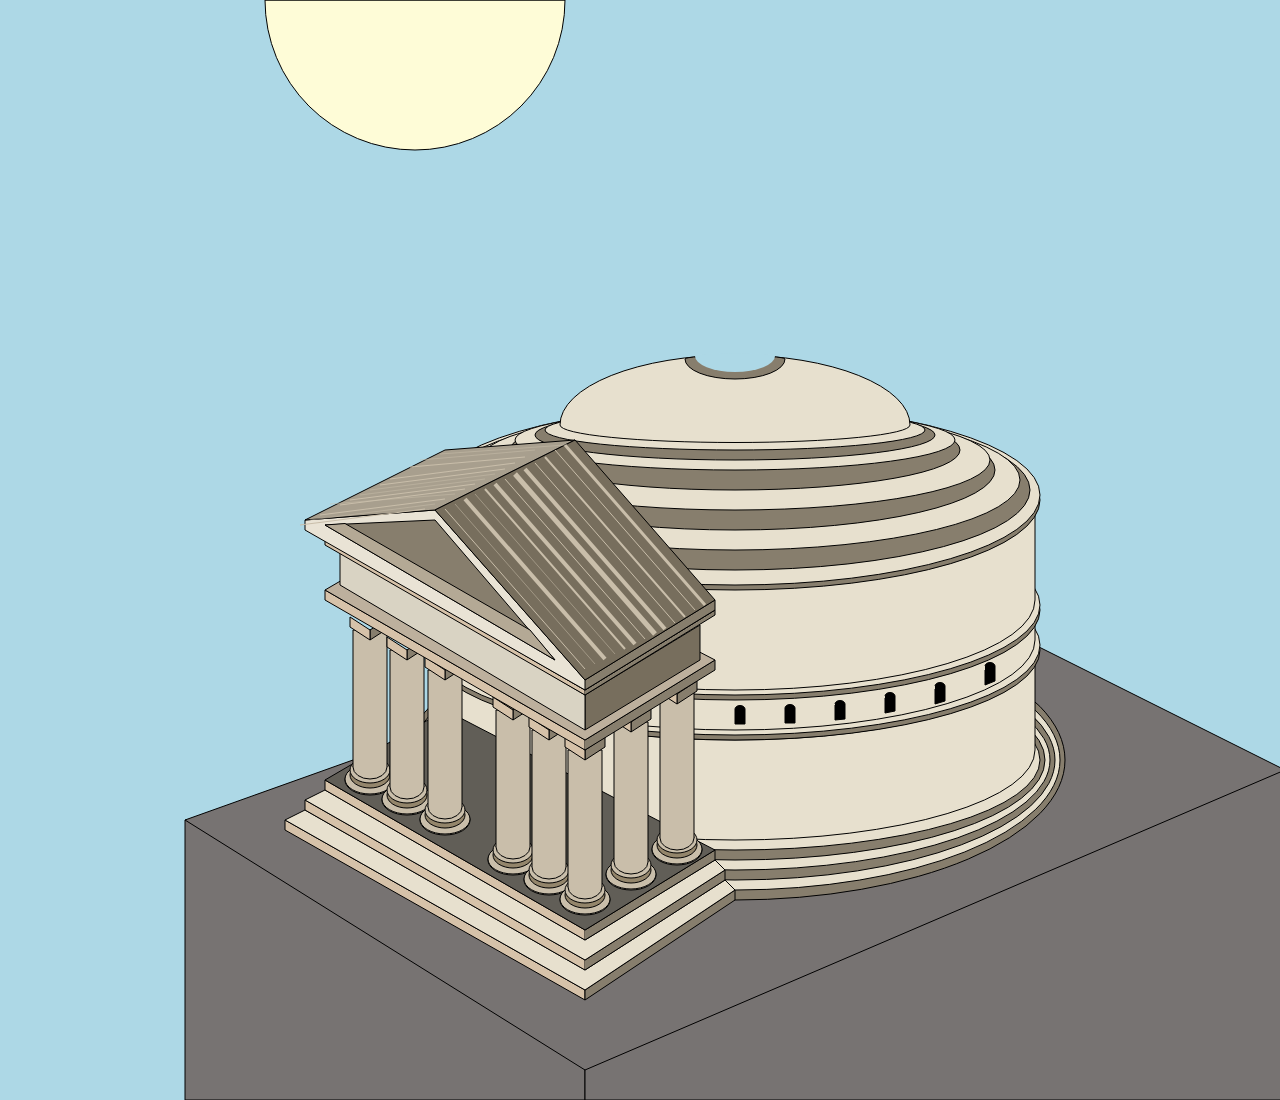
<file: index.html>
<!DOCTYPE html>
<html lang="en">

<head>
    <meta charset="UTF-8">
    <meta name="viewport" content="width=device-width, initial-scale=1.0">
    <title>Pantheon</title>
    <link rel="stylesheet" href="https://stackpath.bootstrapcdn.com/bootstrap/4.5.0/css/bootstrap.min.css" integrity="sha384-9aIt2nRpC12Uk9gS9baDl411NQApFmC26EwAOH8WgZl5MYYxFfc+NcPb1dKGj7Sk" crossorigin="anonymous">
    <link rel="stylesheet" href="style.css">
</head>


<body class="container" text-align: center;>

    <svg height="1100px " width="1200px ">
  
  <path fill="#777372" stroke="black" d="M100,820 l0,280 l400,0 l0,-200 z"></path>
  <path fill="#777372" stroke="black" d="M500,820 l0,280 l700,0 l0,-330 z"></path>
  <path fill="#777372 " stroke="black" d="M100,820 l400,250 l700,-300 l-400,-200 z "/>
  
<!--   หลังโดม -->
  <ellipse stroke="black " fill="rgb(135,126,109) " cx="650 " cy="760 " rx="330 " ry="140 " />
  <ellipse stroke="black " fill="rgb(231,224,206) " cx="650 " cy="760 " rx="325 " ry="130 " />
  <ellipse stroke="black " fill="rgb(135,126,109) " cx="650 " cy="760 " rx="320 " ry="120 " />
   <ellipse stroke="black " fill="rgb(231,224,206) " cx="650 " cy="760 " rx="315 " ry="110 " />
  <ellipse stroke="black " fill="rgb(135,126,109) " cx="650 " cy="760 " rx="310 " ry="100 " />
  <ellipse stroke="black " fill="rgb(231,224,206) " cx="650 " cy="760 " rx="305 " ry="90 " />
  
<!-- ชั้นเเรก   -->
  <path fill="rgb(231,224,206) " stroke="black " d="M350,750 a1 0.3,0,0 0,600 0, l0,-100, a1 0.3,0,1 1,-600 0 z "/>
  
<!--   ชั้น2 -->
  <ellipse stroke="black " fill="rgb(135,126,109) " cx="650 " cy="650 " rx="305 " ry="90 " />
  <ellipse stroke="black " fill="rgb(231,224,206) " cx="650 " cy="645 " rx="305 " ry="90 " />
  
  <path fill="rgb(231,224,206) " stroke="black " d="M350,640 a1 0.3,0,0 0,600 0, l0,-50, a1 0.3,0,1 1,-600 0 z "/>
<!--   ชั้น3 -->
  <ellipse stroke="black " fill="rgb(135,126,109) " cx="650 " cy="610 " rx="305 " ry="90 " />
  <ellipse stroke="black " fill="rgb(231,224,206) " cx="650 " cy="605 " rx="305 " ry="90 " />
  
  <path fill="rgb(231,224,206) " stroke="black " d="M350,600 a1 0.3,0,0 0,600 0 l0,-100, a1 0.3,0,1 0,-600 z "/>
  
  
<!--   โดม -->
  <ellipse stroke="black " fill="rgb(135,126,109) " cx="650 " cy="500 " rx="305 " ry="90 " />
  <ellipse stroke="black " fill="rgb(231,224,206) " cx="650 " cy="495 " rx="305 " ry="90 " />
  
  <ellipse stroke="black " fill="rgb(135,126,109) " cx="650 " cy="490 " rx="295 " ry="80 " />
  <ellipse stroke="black " fill="rgb(231,224,206) " cx="650 " cy="480 " rx="285 " ry="70 " />
  
  <ellipse stroke="black " fill="rgb(135,126,109) " cx="650 " cy="470 " rx="260 " ry="60 " />
  <ellipse stroke="black " fill="rgb(231,224,206) " cx="650 " cy="460 " rx="255 " ry="50 " />
  
  <ellipse stroke="black " fill="rgb(135,126,109) " cx="650 " cy="450 " rx="225 " ry="40 " />
  <ellipse stroke="black " fill="rgb(231,224,206) " cx="650 " cy="440 " rx="220 " ry="30 " />
  
  <ellipse stroke="black " fill="rgb(135,126,109) " cx="650 " cy="435 " rx="200 " ry="25 " />
  <ellipse stroke="black " fill="rgb(231,224,206) " cx="650 " cy="430 " rx="190 " ry="20 " />
  
  <path fill="rgb(231,224,206) " stroke="black " d="M475,425 a1 0.1,0,0 0,350 0 a1 0.4,0,1 0,-350 0 z "/>
  
  <path fill="rgb(135,126,109) " stroke="black " d="M600,359 a1 0.4,0,1 0,100 0 a1 0.07,0,1 0,-100 0 z "/>
  
  <path fill="lightblue " stroke="none " d="M610,356 a1 0.4,0,1 0,80 0 a1 0.07,0,1 0,-80 0 z "/>
  
  
  
  
<!--   หน้าต่าง -->
 
  
  <path fill="black " stroke="black " d="M750,705 l0,15 l10,-1 l0,-15 a1 0.7,0,0 0,-10 0 "/>
  <path fill="black " stroke="black " d="M700,708 l0,15 l10,0 l0,-15 a1 0.7,0,0 0,-10 0 "/>
  <path fill="black " stroke="black " d="M650,709 l0,15 l10,0 l0,-15 a1 0.7,0,0 0,-10 0 "/>
  
  <path fill="black " stroke="black " d="M800,698 l0,15 l10,-2 l0,-15 a1 0.7,0,0 0,-10 0 "/>
  
  <path fill="black " stroke="black " d="M850,689 l0,15 l10,-3 l0,-15 a1 0.7,0,0 0,-10 0 "/>
  
  <path fill="black " stroke="black " d="M900,670 l0,15 l10,-4 l0,-15 a1 0.7,0,0 0,-10 0 "/>

  
  
  

  <!--ฐาน-->
  <!--ขั้น1-->
  <path stroke="black " fill="rgb(214,194,169) " d="M500 1000 l-300 -170 l0 -10 l300 170 z "/>
  <path stroke="black " fill="rgb(135,126,109) " d="M500 1000 l150 -100 l0 -10 l-150 100 z "/>
  <path stroke="black " fill="rgb(231,224,206) " d="M500 990 l150 -100 l-10 -10 l-140 90 l-280 -160 l-20 10 z "/>
  
  <!--ขั้น2-->
  <path stroke="black " fill="rgb(214,194,169) " d="M500 970 l-280 -160 l0 -10 l280 160 z "/>
  <path stroke="black " fill="rgb(135,126,109) " d="M500 970 l140 -90 l0 -10 l-140 90 "/>
  <path stroke="black " fill="rgb(231,224,206) " d="M500 960 l140 -90 l-10 -10 l-130 80 l-260 -150 l-20 10 z "/>
  
  <!--ขั้น3-->
  <path stroke="black " fill="rgb(214,194,169) " d="M500 940 l-260 -150 l0 -10 l260 150 z "/>
  <path stroke="black " fill="rgb(135,126,109) " d="M500 940 l130 -80 l0 -10 l-130 80 "/>
  <path stroke="black " fill="rgb(97,94,87) " d="M500 930 l-260 -150 l120 -70 l270 140 z "/>
  
  <!--เสา-->
  <!--ต้นที่1-->
  <!--ฐาน-->
  <ellipse  stroke="black " cx="285 " cy="780 " rx="25 " ry="15 " fill="rgb(201,190,170) "/>
  <ellipse  stroke="black " cx="285 " cy="779 " rx="25 " ry="15 " fill="rgb(201,190,170) "/>
  <ellipse  stroke="black " cx="285 " cy="775 " rx="20 " ry="13 " fill="rgb(147,133,107) "/>
  <ellipse  stroke="black " cx="285 " cy="770 " rx="20 " ry="13 " fill="rgb(201,190,170) "/>
  <ellipse  stroke="black " cx="285 " cy="767 " rx="17 " ry="12 " fill="rgb(201,190,170) "/>
  <!--ตัวเสา-->
  <path stroke="black " fill="rgb(201,190,170) " d="M268 767 l0 -137 l34 0 l0 137 "/>
  <!--หัวเสา-->
  <path stroke="black " fill="rgb(135,126,109) " d="M285 630 l20 -13 l0 10 l-20 13 z "/>
  <path stroke="black " fill="rgb(214,194,169) " d="M285 630 l-20 -13 l0 10 l20 13 z "/>
  
  <!--ต้น2-->
  <!--ฐาน-->
  <ellipse  stroke="black " cx="322 " cy="800 " rx="25 " ry="15 " fill="rgb(201,190,170) "/>
  <ellipse  stroke="black " cx="322 " cy="799 " rx="25 " ry="15 " fill="rgb(201,190,170) "/>
  <ellipse  stroke="black " cx="322 " cy="795 " rx="20 " ry="13 " fill="rgb(147,133,107) "/>
  <ellipse  stroke="black " cx="322 " cy="790 " rx="20 " ry="13 " fill="rgb(201,190,170) "/>
  <ellipse  stroke="black " cx="322 " cy="787 " rx="17 " ry="12 " fill="rgb(201,190,170) "/>
  <!--ตัวเสา-->
  <path stroke="black " fill="rgb(201,190,170) " d="M305 787 l0 -137 l34 0 l0 137 "/>
  <!--หัวเสา-->
  <path stroke="black " fill="rgb(135,126,109) " d="M322 650 l20 -13 l0 10 l-20 13 z "/>
  <path stroke="black " fill="rgb(214,194,169) " d="M322 650 l-20 -13 l0 10 l20 13 z "/>
  
  <!--ต้น3-->
  <!--ฐาน-->
  <ellipse  stroke="black " cx="360 " cy="820 " rx="25 " ry="15 " fill="rgb(201,190,170) "/>
  <ellipse  stroke="black " cx="360 " cy="819 " rx="25 " ry="15 " fill="rgb(201,190,170) "/>
  <ellipse  stroke="black " cx="360 " cy="815 " rx="20 " ry="13 " fill="rgb(147,133,107) "/>
  <ellipse  stroke="black " cx="360 " cy="810 " rx="20 " ry="13 " fill="rgb(201,190,170) "/>
  <ellipse  stroke="black " cx="360 " cy="807 " rx="17 " ry="12 " fill="rgb(201,190,170) "/>
  <!--ตัวเสา-->
  <path stroke="black " fill="rgb(201,190,170) " d="M343 807 l0 -137 l34 0 l0 137 "/>
  <!--หัวเสา-->
  <path stroke="black " fill="rgb(135,126,109) " d="M360 670 l20 -13 l0 10 l-20 13 z "/>
  <path stroke="black " fill="rgb(214,194,169) " d="M360 670 l-20 -13 l0 10 l20 13 z "/>
  
  <!--ต้น4-->
  <!--ฐาน-->
  <ellipse  stroke="black " cx="428 " cy="860 " rx="25 " ry="15 " fill="rgb(201,190,170) "/>
  <ellipse  stroke="black " cx="428 " cy="859 " rx="25 " ry="15 " fill="rgb(201,190,170) "/>
  <ellipse  stroke="black " cx="428 " cy="855 " rx="20 " ry="13 " fill="rgb(147,133,107) "/>
  <ellipse  stroke="black " cx="428 " cy="850 " rx="20 " ry="13 " fill="rgb(201,190,170) "/>
  <ellipse  stroke="black " cx="428 " cy="847 " rx="17 " ry="12 " fill="rgb(201,190,170) "/>
  <!--ตัวเสา-->
  <path stroke="black " fill="rgb(201,190,170) " d="M411 847 l0 -137 l34 0 l0 137 "/>
  <!--หัวเสา-->
  <path stroke="black " fill="rgb(135,126,109) " d="M428 710 l20 -13 l0 10 l-20 13 z "/>
  <path stroke="black " fill="rgb(214,194,169) " d="M428 710 l-20 -13 l0 10 l20 13 z "/>
  
  <!--ต้น5-->
  <!--ฐาน-->
  <ellipse  stroke="black " cx="464 " cy="880 " rx="25 " ry="15 " fill="rgb(201,190,170) "/>
  <ellipse  stroke="black " cx="464 " cy="879 " rx="25 " ry="15 " fill="rgb(201,190,170) "/>
  <ellipse  stroke="black " cx="464 " cy="875 " rx="20 " ry="13 " fill="rgb(147,133,107) "/>
  <ellipse  stroke="black " cx="464 " cy="870 " rx="20 " ry="13 " fill="rgb(201,190,170) "/>
  <ellipse  stroke="black " cx="464 " cy="867 " rx="17 " ry="12 " fill="rgb(201,190,170) "/>
  <!--ตัวเสา-->
  <path stroke="black " fill="rgb(201,190,170) " d="M447 867 l0 -137 l34 0 l0 137 "/>
  <!--หัวเสา-->
  <path stroke="black " fill="rgb(135,126,109) " d="M464 730 l20 -13 l0 10 l-20 13 z "/>
  <path stroke="black " fill="rgb(214,194,169) " d="M464 730 l-20 -13 l0 10 l20 13 z "/>
  
  <!--ต้น6-->
  <!--ฐาน-->
  <ellipse  stroke="black " cx="500 " cy="900 " rx="25 " ry="15 " fill="rgb(201,190,170) "/>
  <ellipse  stroke="black " cx="500 " cy="899 " rx="25 " ry="15 " fill="rgb(201,190,170) "/>
  <ellipse  stroke="black " cx="500 " cy="895 " rx="20 " ry="13 " fill="rgb(147,133,107) "/>
  <ellipse  stroke="black " cx="500 " cy="890 " rx="20 " ry="13 " fill="rgb(201,190,170) "/>
  <ellipse  stroke="black " cx="500 " cy="887 " rx="17 " ry="12 " fill="rgb(201,190,170) "/>
  <!--ตัวเสา-->
  <path stroke="black " fill="rgb(201,190,170) " d="M483 887 l0 -137 l34 0 l0 137 "/>
  <!--หัวเสา-->
  <path stroke="black " fill="rgb(135,126,109) " d="M500 750 l20 -13 l0 10 l-20 13 z "/>
  <path stroke="black " fill="rgb(214,194,169) " d="M500 750 l-20 -13 l0 10 l20 13 z "/>
  
  <!--ต้น7-->
  <!--ฐาน-->
  <ellipse  stroke="black " cx="546 " cy="875 " rx="25 " ry="15 " fill="rgb(201,190,170) "/>
  <ellipse  stroke="black " cx="546 " cy="874 " rx="25 " ry="15 " fill="rgb(201,190,170) "/>
  <ellipse  stroke="black " cx="546 " cy="870 " rx="20 " ry="13 " fill="rgb(147,133,107) "/>
  <ellipse  stroke="black " cx="546 " cy="865 " rx="20 " ry="13 " fill="rgb(201,190,170) "/>
  <ellipse  stroke="black " cx="546 " cy="862 " rx="17 " ry="12 " fill="rgb(201,190,170) "/>
  <!--ตัวเสา-->
  <path stroke="black " fill="rgb(201,190,170) " d="M529 862 l0 -140 l34 0 l0 140 "/>
  <!--หัวเสา-->
  <path stroke="black " fill="rgb(135,126,109) " d="M546 722 l20 -13 l0 10 l-20 13 z "/>
  <path stroke="black " fill="rgb(214,194,169) " d="M546 722 l-20 -13 l0 10 l20 13 z "/>
  
  <!--ต้น8-->
  <!--ฐาน-->
  <ellipse  stroke="black " cx="592 " cy="850 " rx="25 " ry="15 " fill="rgb(201,190,170) "/>
  <ellipse  stroke="black " cx="592 " cy="849 " rx="25 " ry="15 " fill="rgb(201,190,170) "/>
  <ellipse  stroke="black " cx="592 " cy="845 " rx="20 " ry="13 " fill="rgb(147,133,107) "/>
  <ellipse  stroke="black " cx="592 " cy="840 " rx="20 " ry="13 " fill="rgb(201,190,170) "/>
  <ellipse  stroke="black " cx="592 " cy="838 " rx="17 " ry="12 " fill="rgb(201,190,170) "/>
  <!--ตัวเสา-->
  <path stroke="black " fill="rgb(201,190,170) " d="M575 838 l0 -145 l34 0 l0 145 "/>
  <!--หัวเสา-->
  <path stroke="black " fill="rgb(135,126,109) " d="M592 694 l20 -13 l0 10 l-20 13 z "/>
  <path stroke="black " fill="rgb(214,194,169) " d="M592 694 l-20 -13 l0 10 l20 13 z "/>
  
  <!--หลังคา-->
  <!--ฐานหลังคา-->
  <path stroke="black " fill="rgb(214,194,169) " d="M500 750 l-260 -150 l0 -10 l260 150 z "/>
  <path stroke="black " fill="rgb(135,126,109) " d="M500 750 l130 -80 l0 -10 l-130 80 "/>
  <path stroke="black " fill="rgb(189,176,157) " d="M500 740 l-260 -150 l120 -70 l270 140 z "/>
  <path stroke="black " fill="rgb(119,110,93) " d="M500 730 l115 -70 l0 -35 l-115 70 z "/>
  <path stroke="black " fill="rgb(217,211,195) " d="M500 730 l-245 -145 l0 -35 l245 145 z "/>
  <path stroke="black " fill="rgb(214,194,169) " d="M500 695 l-260 -150 l0 -5 l260 150 z "/>
  <path stroke="black " fill="rgb(135,126,109) " d="M500 695 l130 -80 l0 -5 l-130 80 "/>
  <path stroke="black " fill="rgb(189,176,157) " d="M500 690 l-260 -150 l120 -70 l270 140 z "/>
  
  <!--ตัวหลังคา-->
  <path stroke="black " fill="rgb(135,126,109) " d="M500 690 l130 -80 l0 -10 l-130 80 "/>
  <path stroke="black " fill="rgb(233,227,213) " d="M500 690 l-280 -160 l0 -10 l130 -10 l150 170 z "/>
  <path stroke="black " fill="rgb(135,126,109) " d="M470 660 L240 525 L350 520 z "/>
  
  <path stroke="black " fill="rgb(180,169,149) " d="M470 660 L240 525 l20 -1.5 L445 630 z "/>
  <path stroke="black " fill="rgb(168,159,142) " d="M220 520 L360 450 l130 -10 L350 510 z "/>
  <path stroke="black " fill="rgb(119,110,93) " d="M490 440 L350 510 l150 170 l130 -80 z "/>
  
<!--   เส้นขวา -->
  <path fill=" " stroke="rgb(201,190,170) " stroke-width="3 " d="M480,445 l140 160 "/>
  <path fill=" " stroke="rgb(201,190,170) " stroke-width="1 " d="M470,450 l140 160 "/>
  <path fill=" " stroke="rgb(201,190,170) " stroke-width="2 " d="M460,457 l140 160 "/>
  <path fill=" " stroke="rgb(201,190,170) " stroke-width="1 " d="M450,463 l140 160 "/>
  <path fill=" " stroke="rgb(201,190,170) " stroke-width="4 " d="M440,469 l140 160 "/>
  <path fill=" " stroke="rgb(201,190,170) " stroke-width="5 " d="M430,474 l140 160 "/>
  <path fill=" " stroke="rgb(201,190,170) " stroke-width="1 " d="M420,479 l140 160 "/>
  <path fill=" " stroke="rgb(201,190,170) " stroke-width="4 " d="M410,484 l140 160 "/>
  <path fill=" " stroke="rgb(201,190,170) " stroke-width="2 " d="M400,489 l140 160 "/>
  <path fill=" " stroke="rgb(201,190,170) " stroke-width="0.5 " d="M390,494 l140 160 "/>
  <path fill=" " stroke="rgb(201,190,170) " stroke-width="4 " d="M380,499 l140 160 "/>
  <path fill=" " stroke="rgb(201,190,170) " stroke-width="0.5 " d="M370,504 l140 160 "/>
  <path fill=" " stroke="rgb(201,190,170) " stroke-width="1 " d="M360,509 l140 160 "/>
  
<!--   เส้นซ้าย -->
  <path fill=" " stroke="rgb(201,190,170) " stroke-width="0.5 " d="M480,445 l-125 9 "/>
  <path fill=" " stroke="rgb(201,190,170) " stroke-width="0.5 " d="M450,450 l-115 10 "/>
  <path fill=" " stroke="rgb(201,190,170) " stroke-width="1 " d="M440,457 l-115 10 "/>
  <path fill=" " stroke="rgb(201,190,170) " stroke-width="1 " d="M430,463 l-125 16 "/>
  <path fill=" " stroke="rgb(201,190,170) " stroke-width="1 " d="M420,469 l-125 16 "/>
  <path fill=" " stroke="rgb(201,190,170) " stroke-width="0.5 " d="M410,474 l-125 16 "/>
  <path fill=" " stroke="rgb(201,190,170) " stroke-width="0.5 " d="M400,479 l-125 16 "/>
  <path fill=" " stroke="rgb(201,190,170) " stroke-width="1 " d="M390,484 l-125 16 "/>
  <path fill=" " stroke="rgb(201,190,170) " stroke-width="1 " d="M380,489 l-125 16 "/>
  <path fill=" " stroke="rgb(201,190,170) " stroke-width="0.5 " d="M370,494 l-125 10 "/>
  <path fill=" " stroke="rgb(201,190,170) " stroke-width="1 " d="M360,499 l-125 16 "/>
  <path fill=" " stroke="rgb(201,190,170) " stroke-width="0.5 " d="M350,504 l-125 16 "/>
  <path fill=" " stroke="rgb(201,190,170) " stroke-width="1 " d="M340,509 l-125 16 "/>
  
      <!-- ดาวของตกเเต่ง -->
    <path class="fire" fill="#FEFCD7" stroke="black" d="M180,0 a1 1,0,1 0,300 0 z"></path>
    <path class="fire" fill="#FDB813" stroke="black" d="M180,0 a1 1,0,1 1,300 0 z"></path>
</svg>



</body>

</html>
</file>
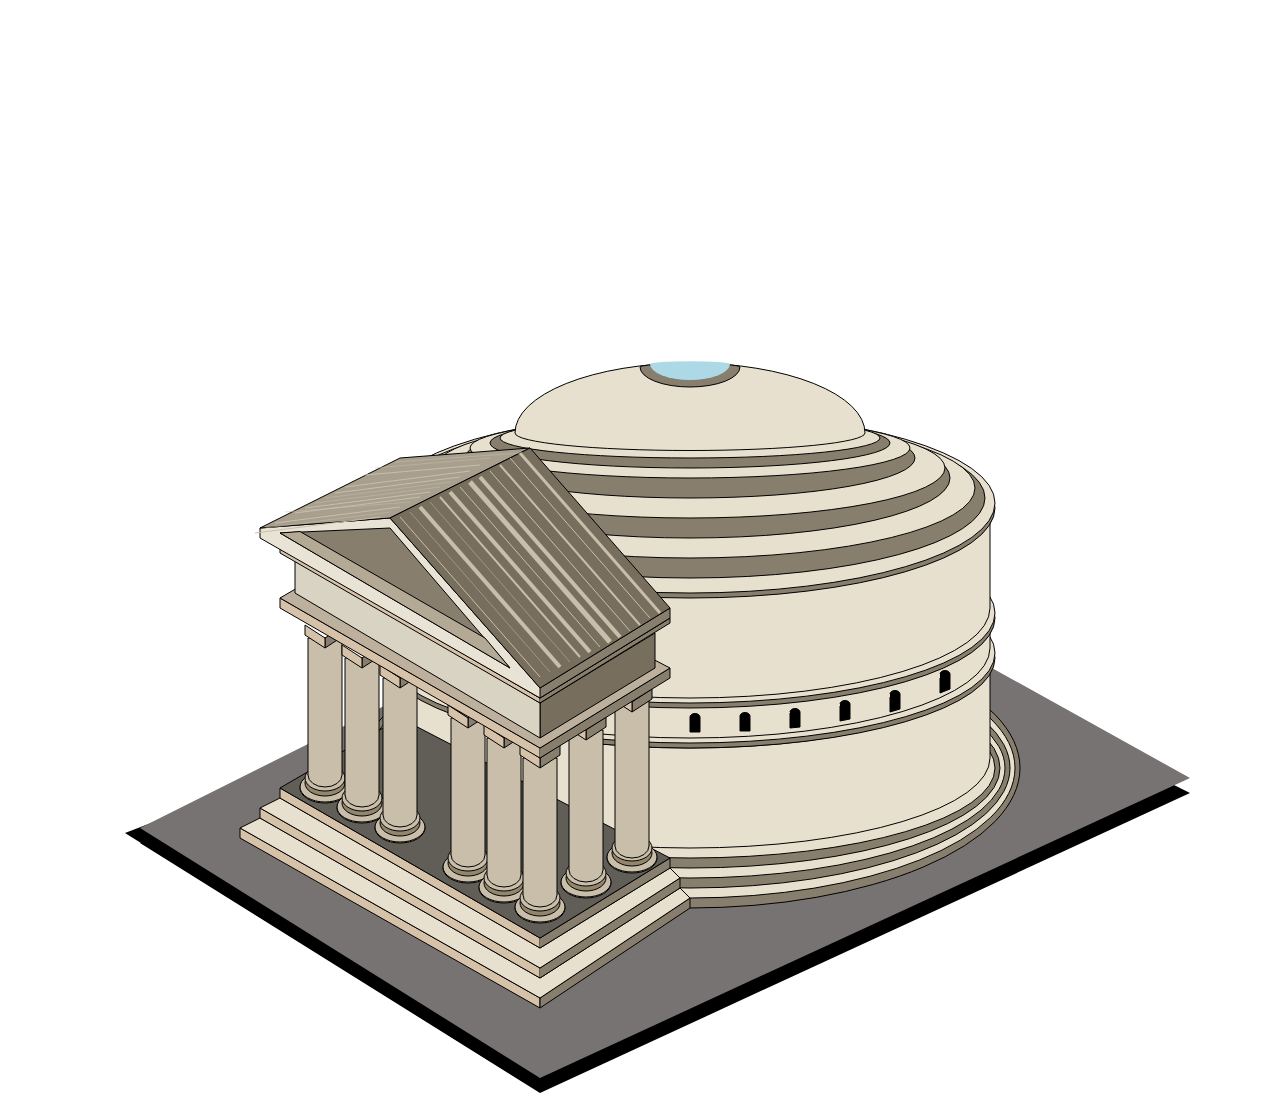
<file: test.html>
<!DOCTYPE html>
<html lang="en">

<head>
    <meta charset="UTF-8">
    <meta name="viewport" content="width=device-width, initial-scale=1.0">
    <title>Document</title>
</head>


<body style="text-align: center;">

    <svg height="1100px" width="1200px">
  
  <path  fill="#000000" d="M85,825 l400,250 l650,-300 l-400,-200 z"/>
  <path  fill="#000000" d="M100,835 l400,250 l650,-300 l-400,-200 z"/>
  <path fill="#777372" d="M100,820 l400,250 l650,-300 l-450,-250 z"/>
  
<!--   หลังโดม -->
  <ellipse stroke="black" fill="rgb(135,126,109)" cx="650" cy="760" rx="330" ry="140" />
  <ellipse stroke="black" fill="rgb(231,224,206)" cx="650" cy="760" rx="325" ry="130" />
  <ellipse stroke="black" fill="rgb(135,126,109)" cx="650" cy="760" rx="320" ry="120" />
   <ellipse stroke="black" fill="rgb(231,224,206)" cx="650" cy="760" rx="315" ry="110" />
  <ellipse stroke="black" fill="rgb(135,126,109)" cx="650" cy="760" rx="310" ry="100" />
  <ellipse stroke="black" fill="rgb(231,224,206)" cx="650" cy="760" rx="305" ry="90" />
  
<!-- ชั้นเเรก   -->
  <path fill="rgb(231,224,206)" stroke="black" d="M350,750 a1 0.3,0,0 0,600 0, l0,-100, a1 0.3,0,1 1,-600 0 z"/>
  
<!--   ชั้น2 -->
  <ellipse stroke="black" fill="rgb(135,126,109)" cx="650" cy="650" rx="305" ry="90" />
  <ellipse stroke="black" fill="rgb(231,224,206)" cx="650" cy="645" rx="305" ry="90" />
  
  <path fill="rgb(231,224,206)" stroke="black" d="M350,640 a1 0.3,0,0 0,600 0, l0,-50, a1 0.3,0,1 1,-600 0 z"/>
<!--   ชั้น3 -->
  <ellipse stroke="black" fill="rgb(135,126,109)" cx="650" cy="610" rx="305" ry="90" />
  <ellipse stroke="black" fill="rgb(231,224,206)" cx="650" cy="605" rx="305" ry="90" />
  
  <path fill="rgb(231,224,206)" stroke="black" d="M350,600 a1 0.3,0,0 0,600 0 l0,-100, a1 0.3,0,1 0,-600 z"/>
  
  
<!--   โดม -->
  <ellipse stroke="black" fill="rgb(135,126,109)" cx="650" cy="500" rx="305" ry="90" />
  <ellipse stroke="black" fill="rgb(231,224,206)" cx="650" cy="495" rx="305" ry="90" />
  
  <ellipse stroke="black" fill="rgb(135,126,109)" cx="650" cy="490" rx="295" ry="80" />
  <ellipse stroke="black" fill="rgb(231,224,206)" cx="650" cy="480" rx="285" ry="70" />
  
  <ellipse stroke="black" fill="rgb(135,126,109)" cx="650" cy="470" rx="260" ry="60" />
  <ellipse stroke="black" fill="rgb(231,224,206)" cx="650" cy="460" rx="255" ry="50" />
  
  <ellipse stroke="black" fill="rgb(135,126,109)" cx="650" cy="450" rx="225" ry="40" />
  <ellipse stroke="black" fill="rgb(231,224,206)" cx="650" cy="440" rx="220" ry="30" />
  
  <ellipse stroke="black" fill="rgb(135,126,109)" cx="650" cy="435" rx="200" ry="25" />
  <ellipse stroke="black" fill="rgb(231,224,206)" cx="650" cy="430" rx="190" ry="20" />
  
  <path fill="rgb(231,224,206)" stroke="black" d="M475,425 a1 0.1,0,0 0,350 0 a1 0.4,0,1 0,-350 0 z"/>
  
  <path fill="rgb(135,126,109)" stroke="black" d="M600,359 a1 0.4,0,1 0,100 0 a1 0.07,0,1 0,-100 0 z"/>
  
  <path fill="lightblue" stroke="none" d="M610,356 a1 0.4,0,1 0,80 0 a1 0.07,0,1 0,-80 0 z"/>
  
  
  
  
<!--   หน้าต่าง -->
 
  
  <path fill="black" stroke="black" d="M750,705 l0,15 l10,-1 l0,-15 a1 0.7,0,0 0,-10 0"/>
  <path fill="black" stroke="black" d="M700,708 l0,15 l10,0 l0,-15 a1 0.7,0,0 0,-10 0"/>
  <path fill="black" stroke="black" d="M650,709 l0,15 l10,0 l0,-15 a1 0.7,0,0 0,-10 0"/>
  
  <path fill="black" stroke="black" d="M800,698 l0,15 l10,-2 l0,-15 a1 0.7,0,0 0,-10 0"/>
  
  <path fill="black" stroke="black" d="M850,689 l0,15 l10,-3 l0,-15 a1 0.7,0,0 0,-10 0"/>
  
  <path fill="black" stroke="black" d="M900,670 l0,15 l10,-4 l0,-15 a1 0.7,0,0 0,-10 0"/>

  
  
  

  <!--ฐาน-->
  <!--ขั้น1-->
  <path stroke="black" fill="rgb(214,194,169)" d="M500 1000 l-300 -170 l0 -10 l300 170 z"/>
  <path stroke="black" fill="rgb(135,126,109)" d="M500 1000 l150 -100 l0 -10 l-150 100 z"/>
  <path stroke="black" fill="rgb(231,224,206)" d="M500 990 l150 -100 l-10 -10 l-140 90 l-280 -160 l-20 10 z"/>
  
  <!--ขั้น2-->
  <path stroke="black" fill="rgb(214,194,169)" d="M500 970 l-280 -160 l0 -10 l280 160 z"/>
  <path stroke="black" fill="rgb(135,126,109)" d="M500 970 l140 -90 l0 -10 l-140 90"/>
  <path stroke="black" fill="rgb(231,224,206)" d="M500 960 l140 -90 l-10 -10 l-130 80 l-260 -150 l-20 10 z"/>
  
  <!--ขั้น3-->
  <path stroke="black" fill="rgb(214,194,169)" d="M500 940 l-260 -150 l0 -10 l260 150 z"/>
  <path stroke="black" fill="rgb(135,126,109)" d="M500 940 l130 -80 l0 -10 l-130 80"/>
  <path stroke="black" fill="rgb(97,94,87)" d="M500 930 l-260 -150 l120 -70 l270 140 z"/>
  
  <!--เสา-->
  <!--ต้นที่1-->
  <!--ฐาน-->
  <ellipse  stroke="black" cx="285" cy="780" rx="25" ry="15" fill="rgb(201,190,170)"/>
  <ellipse  stroke="black" cx="285" cy="779" rx="25" ry="15" fill="rgb(201,190,170)"/>
  <ellipse  stroke="black" cx="285" cy="775" rx="20" ry="13" fill="rgb(147,133,107)"/>
  <ellipse  stroke="black" cx="285" cy="770" rx="20" ry="13" fill="rgb(201,190,170)"/>
  <ellipse  stroke="black" cx="285" cy="767" rx="17" ry="12" fill="rgb(201,190,170)"/>
  <!--ตัวเสา-->
  <path stroke="black" fill="rgb(201,190,170)" d="M268 767 l0 -137 l34 0 l0 137"/>
  <!--หัวเสา-->
  <path stroke="black" fill="rgb(135,126,109)" d="M285 630 l20 -13 l0 10 l-20 13 z"/>
  <path stroke="black" fill="rgb(214,194,169)" d="M285 630 l-20 -13 l0 10 l20 13 z"/>
  
  <!--ต้น2-->
  <!--ฐาน-->
  <ellipse  stroke="black" cx="322" cy="800" rx="25" ry="15" fill="rgb(201,190,170)"/>
  <ellipse  stroke="black" cx="322" cy="799" rx="25" ry="15" fill="rgb(201,190,170)"/>
  <ellipse  stroke="black" cx="322" cy="795" rx="20" ry="13" fill="rgb(147,133,107)"/>
  <ellipse  stroke="black" cx="322" cy="790" rx="20" ry="13" fill="rgb(201,190,170)"/>
  <ellipse  stroke="black" cx="322" cy="787" rx="17" ry="12" fill="rgb(201,190,170)"/>
  <!--ตัวเสา-->
  <path stroke="black" fill="rgb(201,190,170)" d="M305 787 l0 -137 l34 0 l0 137"/>
  <!--หัวเสา-->
  <path stroke="black" fill="rgb(135,126,109)" d="M322 650 l20 -13 l0 10 l-20 13 z"/>
  <path stroke="black" fill="rgb(214,194,169)" d="M322 650 l-20 -13 l0 10 l20 13 z"/>
  
  <!--ต้น3-->
  <!--ฐาน-->
  <ellipse  stroke="black" cx="360" cy="820" rx="25" ry="15" fill="rgb(201,190,170)"/>
  <ellipse  stroke="black" cx="360" cy="819" rx="25" ry="15" fill="rgb(201,190,170)"/>
  <ellipse  stroke="black" cx="360" cy="815" rx="20" ry="13" fill="rgb(147,133,107)"/>
  <ellipse  stroke="black" cx="360" cy="810" rx="20" ry="13" fill="rgb(201,190,170)"/>
  <ellipse  stroke="black" cx="360" cy="807" rx="17" ry="12" fill="rgb(201,190,170)"/>
  <!--ตัวเสา-->
  <path stroke="black" fill="rgb(201,190,170)" d="M343 807 l0 -137 l34 0 l0 137"/>
  <!--หัวเสา-->
  <path stroke="black" fill="rgb(135,126,109)" d="M360 670 l20 -13 l0 10 l-20 13 z"/>
  <path stroke="black" fill="rgb(214,194,169)" d="M360 670 l-20 -13 l0 10 l20 13 z"/>
  
  <!--ต้น4-->
  <!--ฐาน-->
  <ellipse  stroke="black" cx="428" cy="860" rx="25" ry="15" fill="rgb(201,190,170)"/>
  <ellipse  stroke="black" cx="428" cy="859" rx="25" ry="15" fill="rgb(201,190,170)"/>
  <ellipse  stroke="black" cx="428" cy="855" rx="20" ry="13" fill="rgb(147,133,107)"/>
  <ellipse  stroke="black" cx="428" cy="850" rx="20" ry="13" fill="rgb(201,190,170)"/>
  <ellipse  stroke="black" cx="428" cy="847" rx="17" ry="12" fill="rgb(201,190,170)"/>
  <!--ตัวเสา-->
  <path stroke="black" fill="rgb(201,190,170)" d="M411 847 l0 -137 l34 0 l0 137"/>
  <!--หัวเสา-->
  <path stroke="black" fill="rgb(135,126,109)" d="M428 710 l20 -13 l0 10 l-20 13 z"/>
  <path stroke="black" fill="rgb(214,194,169)" d="M428 710 l-20 -13 l0 10 l20 13 z"/>
  
  <!--ต้น5-->
  <!--ฐาน-->
  <ellipse  stroke="black" cx="464" cy="880" rx="25" ry="15" fill="rgb(201,190,170)"/>
  <ellipse  stroke="black" cx="464" cy="879" rx="25" ry="15" fill="rgb(201,190,170)"/>
  <ellipse  stroke="black" cx="464" cy="875" rx="20" ry="13" fill="rgb(147,133,107)"/>
  <ellipse  stroke="black" cx="464" cy="870" rx="20" ry="13" fill="rgb(201,190,170)"/>
  <ellipse  stroke="black" cx="464" cy="867" rx="17" ry="12" fill="rgb(201,190,170)"/>
  <!--ตัวเสา-->
  <path stroke="black" fill="rgb(201,190,170)" d="M447 867 l0 -137 l34 0 l0 137"/>
  <!--หัวเสา-->
  <path stroke="black" fill="rgb(135,126,109)" d="M464 730 l20 -13 l0 10 l-20 13 z"/>
  <path stroke="black" fill="rgb(214,194,169)" d="M464 730 l-20 -13 l0 10 l20 13 z"/>
  
  <!--ต้น6-->
  <!--ฐาน-->
  <ellipse  stroke="black" cx="500" cy="900" rx="25" ry="15" fill="rgb(201,190,170)"/>
  <ellipse  stroke="black" cx="500" cy="899" rx="25" ry="15" fill="rgb(201,190,170)"/>
  <ellipse  stroke="black" cx="500" cy="895" rx="20" ry="13" fill="rgb(147,133,107)"/>
  <ellipse  stroke="black" cx="500" cy="890" rx="20" ry="13" fill="rgb(201,190,170)"/>
  <ellipse  stroke="black" cx="500" cy="887" rx="17" ry="12" fill="rgb(201,190,170)"/>
  <!--ตัวเสา-->
  <path stroke="black" fill="rgb(201,190,170)" d="M483 887 l0 -137 l34 0 l0 137"/>
  <!--หัวเสา-->
  <path stroke="black" fill="rgb(135,126,109)" d="M500 750 l20 -13 l0 10 l-20 13 z"/>
  <path stroke="black" fill="rgb(214,194,169)" d="M500 750 l-20 -13 l0 10 l20 13 z"/>
  
  <!--ต้น7-->
  <!--ฐาน-->
  <ellipse  stroke="black" cx="546" cy="875" rx="25" ry="15" fill="rgb(201,190,170)"/>
  <ellipse  stroke="black" cx="546" cy="874" rx="25" ry="15" fill="rgb(201,190,170)"/>
  <ellipse  stroke="black" cx="546" cy="870" rx="20" ry="13" fill="rgb(147,133,107)"/>
  <ellipse  stroke="black" cx="546" cy="865" rx="20" ry="13" fill="rgb(201,190,170)"/>
  <ellipse  stroke="black" cx="546" cy="862" rx="17" ry="12" fill="rgb(201,190,170)"/>
  <!--ตัวเสา-->
  <path stroke="black" fill="rgb(201,190,170)" d="M529 862 l0 -140 l34 0 l0 140"/>
  <!--หัวเสา-->
  <path stroke="black" fill="rgb(135,126,109)" d="M546 722 l20 -13 l0 10 l-20 13 z"/>
  <path stroke="black" fill="rgb(214,194,169)" d="M546 722 l-20 -13 l0 10 l20 13 z"/>
  
  <!--ต้น8-->
  <!--ฐาน-->
  <ellipse  stroke="black" cx="592" cy="850" rx="25" ry="15" fill="rgb(201,190,170)"/>
  <ellipse  stroke="black" cx="592" cy="849" rx="25" ry="15" fill="rgb(201,190,170)"/>
  <ellipse  stroke="black" cx="592" cy="845" rx="20" ry="13" fill="rgb(147,133,107)"/>
  <ellipse  stroke="black" cx="592" cy="840" rx="20" ry="13" fill="rgb(201,190,170)"/>
  <ellipse  stroke="black" cx="592" cy="838" rx="17" ry="12" fill="rgb(201,190,170)"/>
  <!--ตัวเสา-->
  <path stroke="black" fill="rgb(201,190,170)" d="M575 838 l0 -145 l34 0 l0 145"/>
  <!--หัวเสา-->
  <path stroke="black" fill="rgb(135,126,109)" d="M592 694 l20 -13 l0 10 l-20 13 z"/>
  <path stroke="black" fill="rgb(214,194,169)" d="M592 694 l-20 -13 l0 10 l20 13 z"/>
  
  <!--หลังคา-->
  <!--ฐานหลังคา-->
  <path stroke="black" fill="rgb(214,194,169)" d="M500 750 l-260 -150 l0 -10 l260 150 z"/>
  <path stroke="black" fill="rgb(135,126,109)" d="M500 750 l130 -80 l0 -10 l-130 80"/>
  <path stroke="black" fill="rgb(189,176,157)" d="M500 740 l-260 -150 l120 -70 l270 140 z"/>
  <path stroke="black" fill="rgb(119,110,93)" d="M500 730 l115 -70 l0 -35 l-115 70 z"/>
  <path stroke="black" fill="rgb(217,211,195)" d="M500 730 l-245 -145 l0 -35 l245 145 z"/>
  <path stroke="black" fill="rgb(214,194,169)" d="M500 695 l-260 -150 l0 -5 l260 150 z"/>
  <path stroke="black" fill="rgb(135,126,109)" d="M500 695 l130 -80 l0 -5 l-130 80"/>
  <path stroke="black" fill="rgb(189,176,157)" d="M500 690 l-260 -150 l120 -70 l270 140 z"/>
  
  <!--ตัวหลังคา-->
  <path stroke="black" fill="rgb(135,126,109)" d="M500 690 l130 -80 l0 -10 l-130 80"/>
  <path stroke="black" fill="rgb(233,227,213)" d="M500 690 l-280 -160 l0 -10 l130 -10 l150 170 z"/>
  <path stroke="black" fill="rgb(135,126,109)" d="M470 660 L240 525 L350 520 z"/>
  
  <path stroke="black" fill="rgb(180,169,149)" d="M470 660 L240 525 l20 -1.5 L445 630 z"/>
  <path stroke="black" fill="rgb(168,159,142)" d="M220 520 L360 450 l130 -10 L350 510 z"/>
  <path stroke="black" fill="rgb(119,110,93)" d="M490 440 L350 510 l150 170 l130 -80 z"/>
  
<!--   เส้นขวา -->
  <path fill="" stroke="rgb(201,190,170)" stroke-width="3" d="M480,445 l140 160"/>
  <path fill="" stroke="rgb(201,190,170)" stroke-width="1" d="M470,450 l140 160"/>
  <path fill="" stroke="rgb(201,190,170)" stroke-width="2" d="M460,457 l140 160"/>
  <path fill="" stroke="rgb(201,190,170)" stroke-width="1" d="M450,463 l140 160"/>
  <path fill="" stroke="rgb(201,190,170)" stroke-width="4" d="M440,469 l140 160"/>
  <path fill="" stroke="rgb(201,190,170)" stroke-width="5" d="M430,474 l140 160"/>
  <path fill="" stroke="rgb(201,190,170)" stroke-width="1" d="M420,479 l140 160"/>
  <path fill="" stroke="rgb(201,190,170)" stroke-width="4" d="M410,484 l140 160"/>
  <path fill="" stroke="rgb(201,190,170)" stroke-width="2" d="M400,489 l140 160"/>
  <path fill="" stroke="rgb(201,190,170)" stroke-width="0.5" d="M390,494 l140 160"/>
  <path fill="" stroke="rgb(201,190,170)" stroke-width="4" d="M380,499 l140 160"/>
  <path fill="" stroke="rgb(201,190,170)" stroke-width="0.5" d="M370,504 l140 160"/>
  <path fill="" stroke="rgb(201,190,170)" stroke-width="1" d="M360,509 l140 160"/>
  
<!--   เส้นซ้าย -->
  <path fill="" stroke="rgb(201,190,170)" stroke-width="0.5" d="M480,445 l-125 9"/>
  <path fill="" stroke="rgb(201,190,170)" stroke-width="0.5" d="M450,450 l-115 10"/>
  <path fill="" stroke="rgb(201,190,170)" stroke-width="1" d="M440,457 l-115 10"/>
  <path fill="" stroke="rgb(201,190,170)" stroke-width="1" d="M430,463 l-125 16"/>
  <path fill="" stroke="rgb(201,190,170)" stroke-width="1" d="M420,469 l-125 16"/>
  <path fill="" stroke="rgb(201,190,170)" stroke-width="0.5" d="M410,474 l-125 16"/>
  <path fill="" stroke="rgb(201,190,170)" stroke-width="0.5" d="M400,479 l-125 16"/>
  <path fill="" stroke="rgb(201,190,170)" stroke-width="1" d="M390,484 l-125 16"/>
  <path fill="" stroke="rgb(201,190,170)" stroke-width="1" d="M380,489 l-125 16"/>
  <path fill="" stroke="rgb(201,190,170)" stroke-width="0.5" d="M370,494 l-125 10"/>
  <path fill="" stroke="rgb(201,190,170)" stroke-width="1" d="M360,499 l-125 16"/>
  <path fill="" stroke="rgb(201,190,170)" stroke-width="0.5" d="M350,504 l-125 16"/>
  <path fill="" stroke="rgb(201,190,170)" stroke-width="1" d="M340,509 l-125 16"/>
  
  
</svg>

</body>

</html>
</file>
<file: style.css>
body {
    background-color: lightblue;
}

.fire {
    animation: bg 10s infinite;
}

@keyframes bg {
    0% {
        transform: rotate(0);
    }
    25% {
        transform: rotate(45deg);
    }
    50% {
        transform: rotate(90deg);
    }
    75% {
        transform: rotate(45deg);
    }
    100% {
        transform: rotate(0deg);
    }
}
</file>
